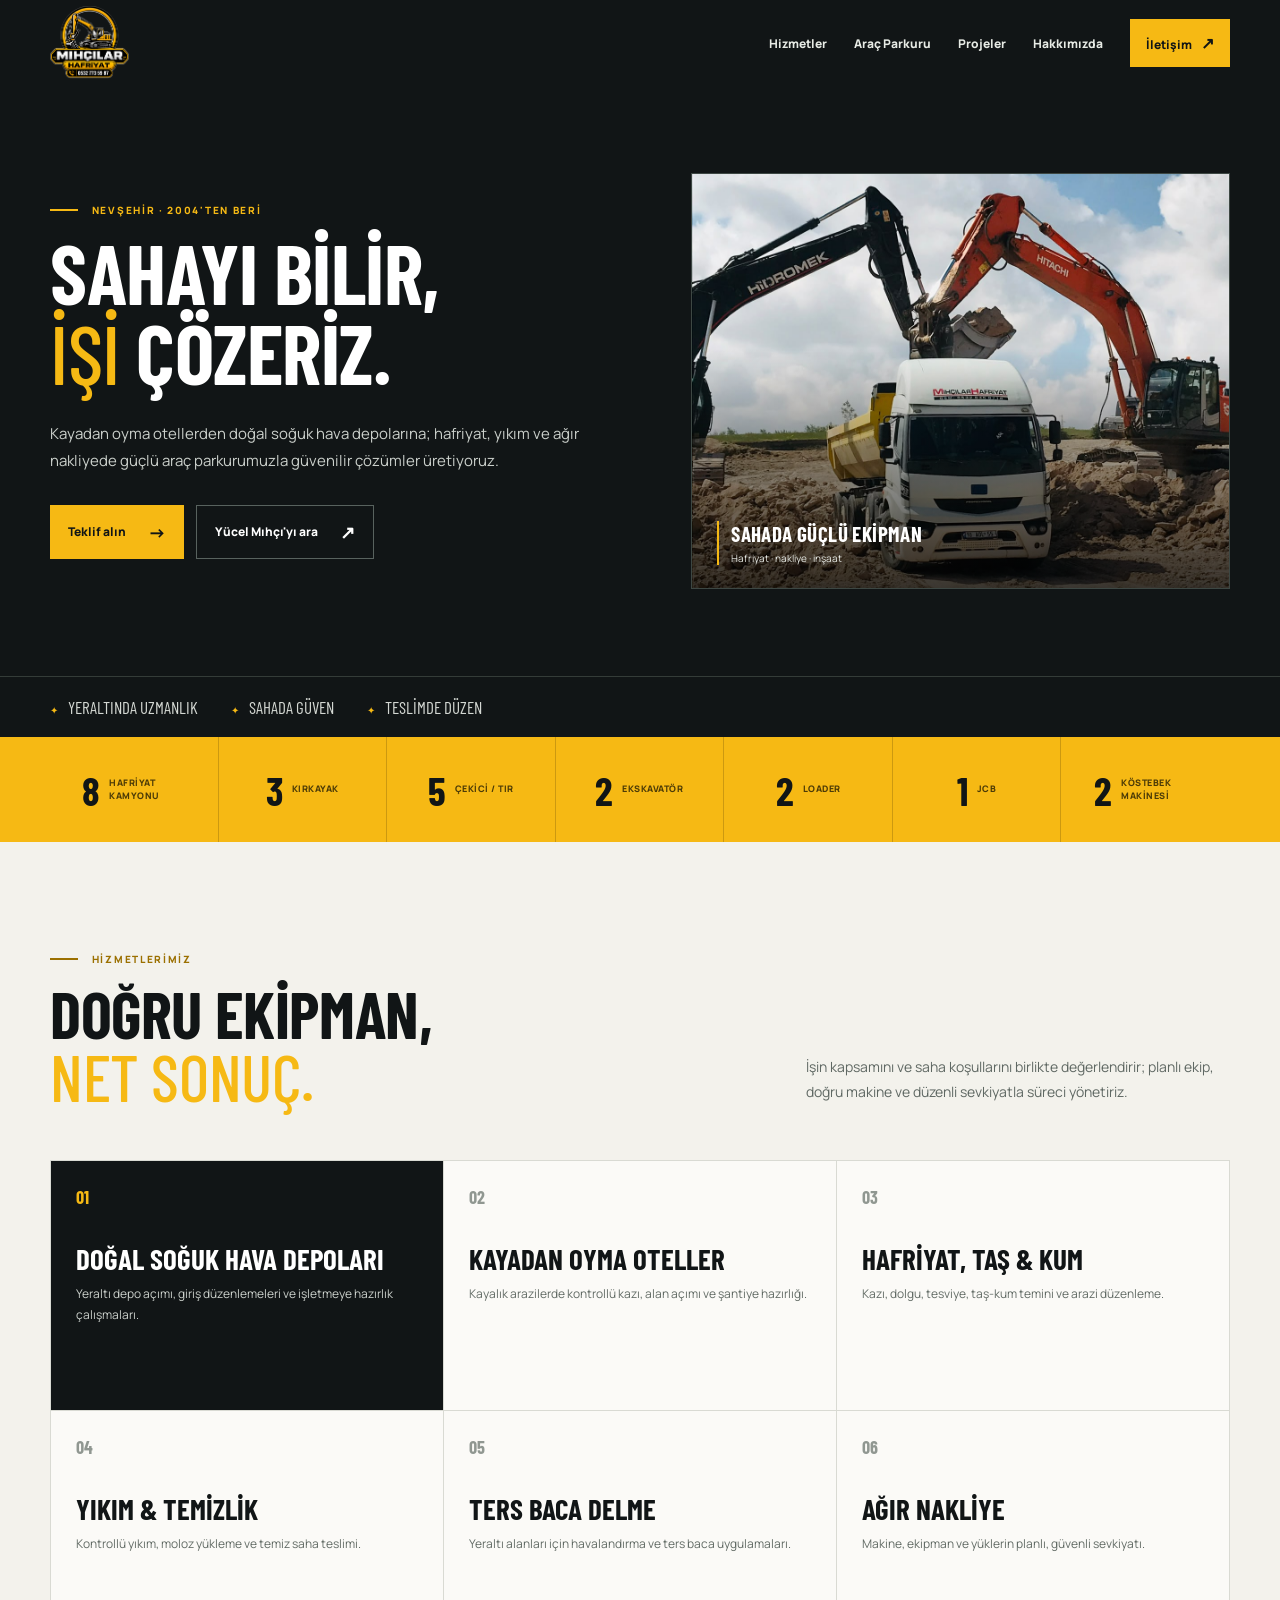
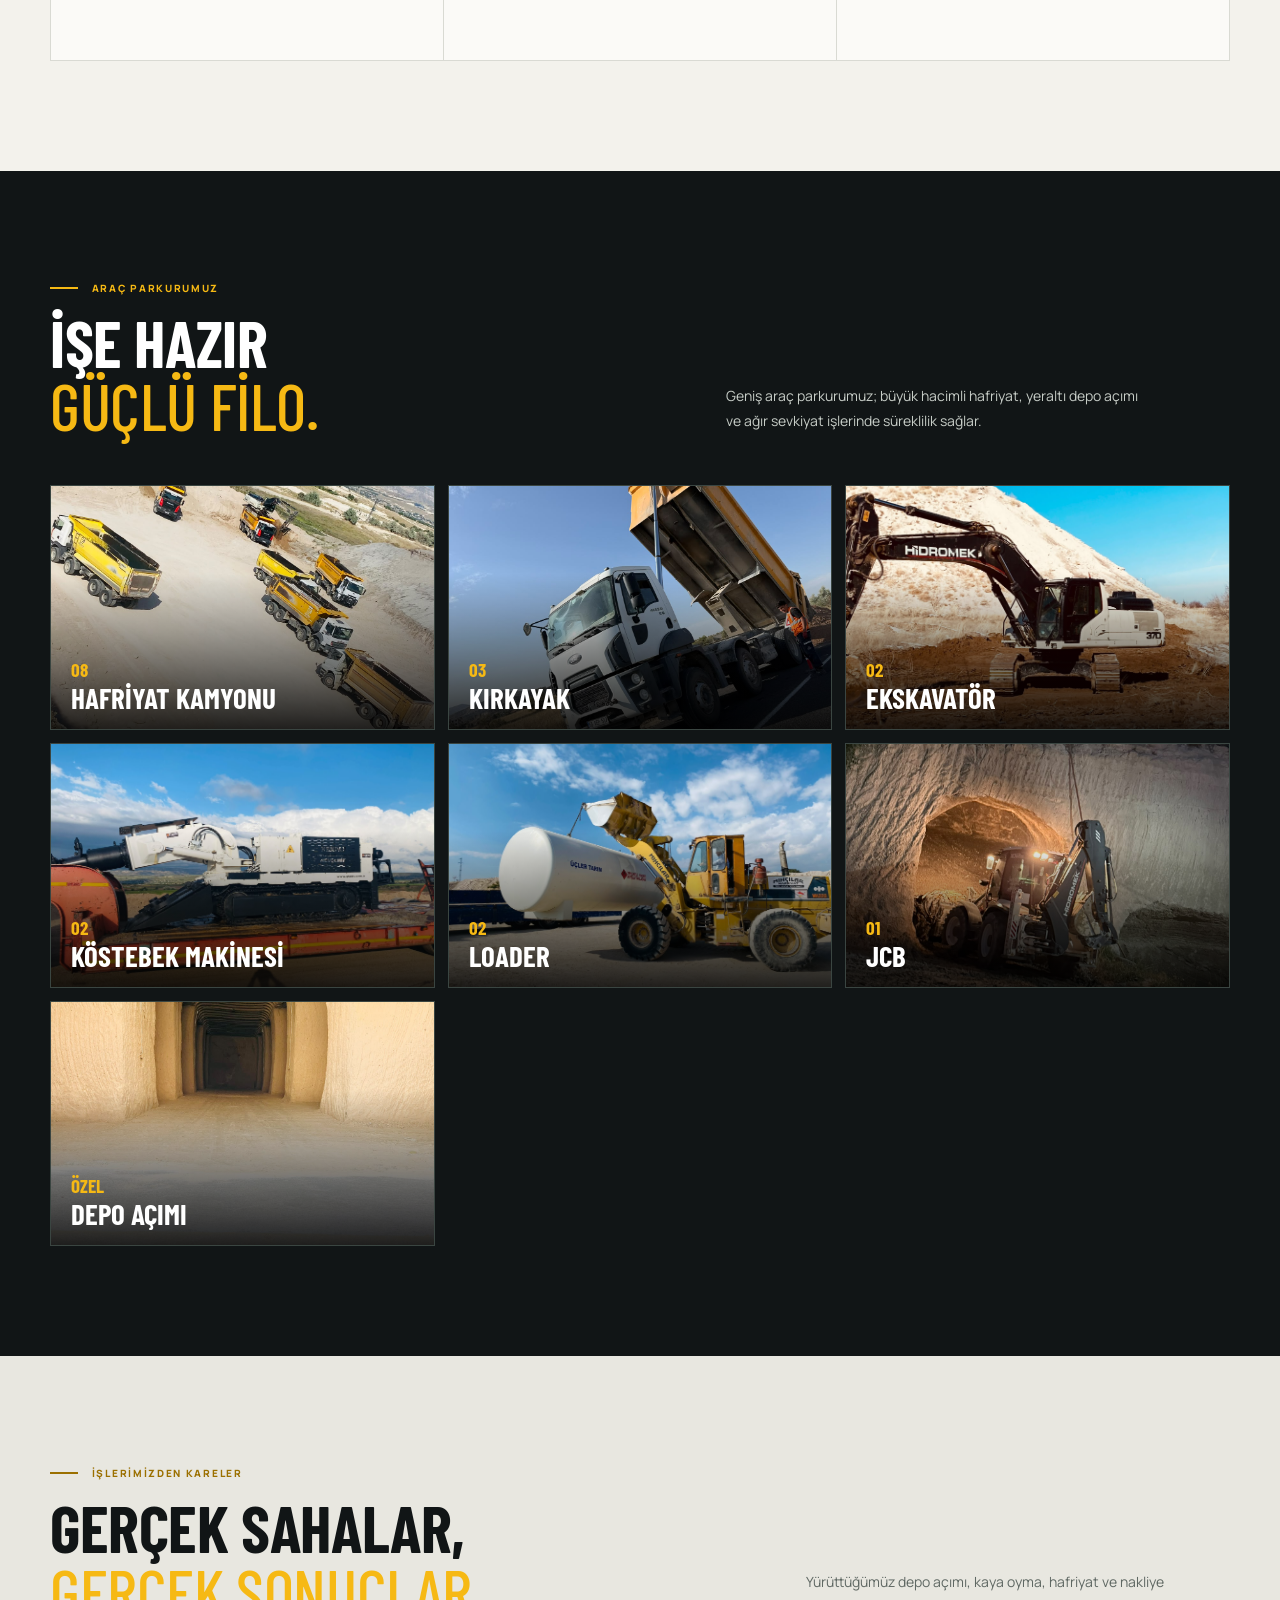
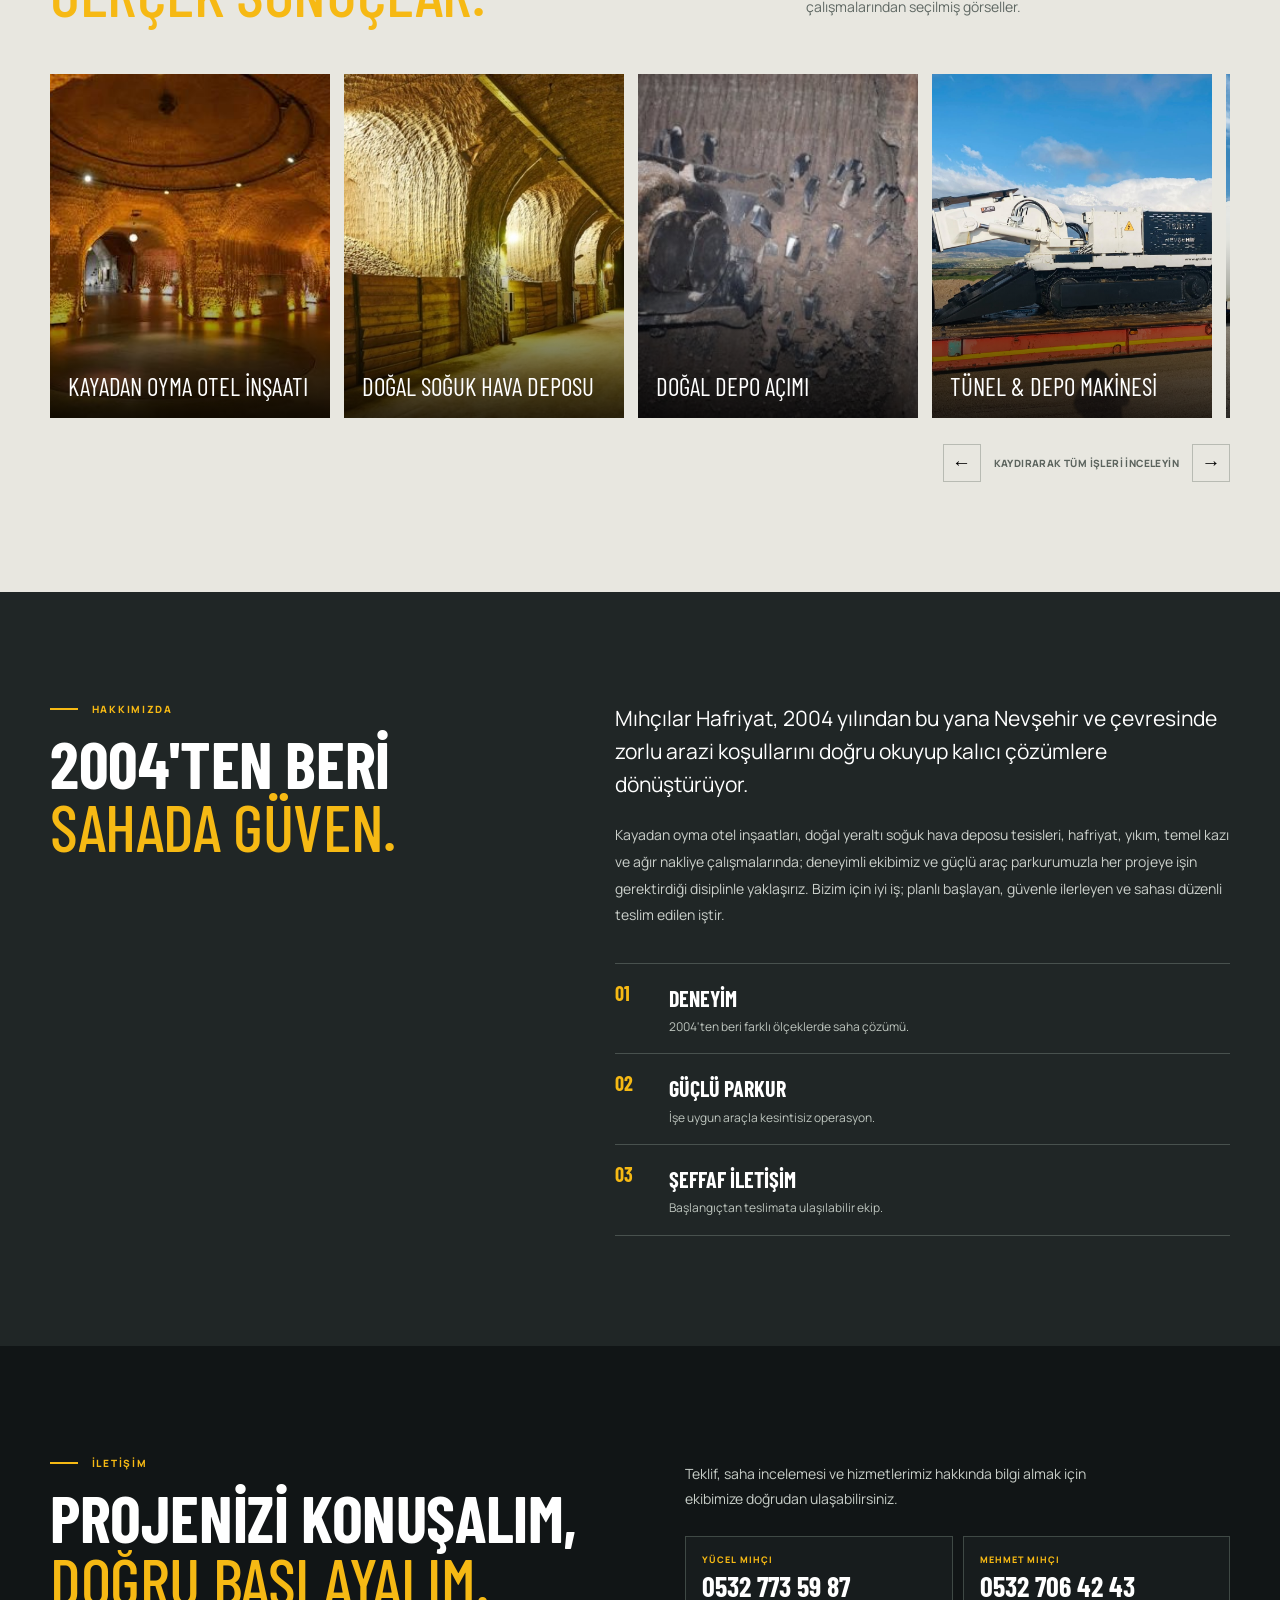
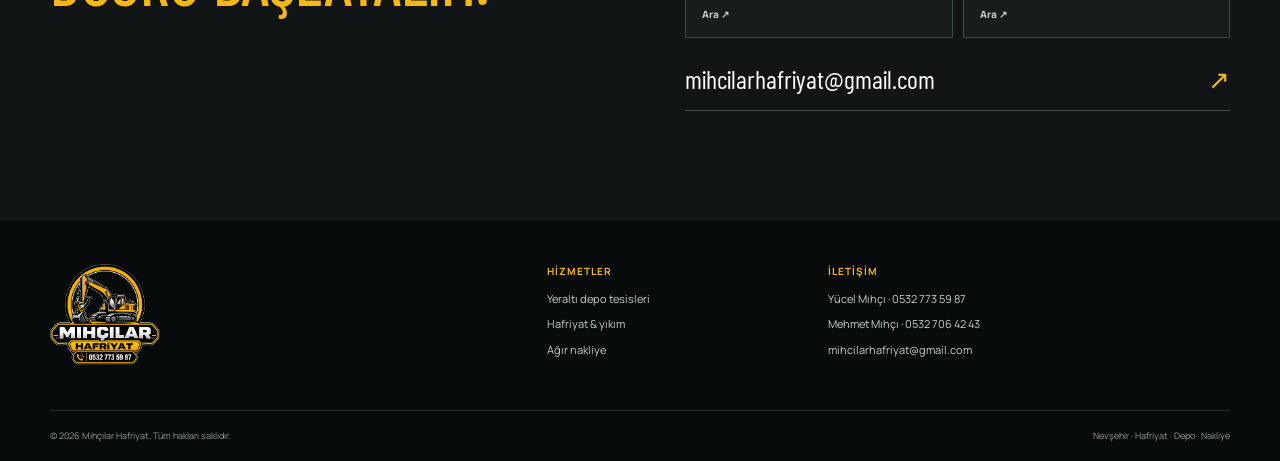
<file: index.html>
<!doctype html>
<html lang="tr">
<head>
  <meta charset="utf-8">
  <meta name="viewport" content="width=device-width, initial-scale=1">
  <meta name="description" content="Mıhçılar Hafriyat; Nevşehir'de kayadan oyma otel, doğal soğuk hava deposu, hafriyat, yıkım, ağır nakliye ve inşaat çözümleri sunar.">
  <meta name="theme-color" content="#111516">
  <link rel="canonical" href="https://mihcilarhafriyat.com/">
  <link rel="icon" type="image/png" href="logo.png">
  <meta property="og:title" content="Mıhçılar Hafriyat | 2004'ten beri sahada">
  <meta property="og:description" content="Nevşehir'de hafriyat, yeraltı depo, kayadan oyma yapı ve ağır nakliye çözümleri.">
  <meta property="og:type" content="website">
  <meta property="og:url" content="https://mihcilarhafriyat.com/">
  <meta property="og:image" content="https://mihcilarhafriyat.com/assets/santiye-filo.png">
  <title>Mıhçılar Hafriyat | Nevşehir Hafriyat, Depo ve Nakliye</title>
  <link rel="preconnect" href="https://fonts.googleapis.com">
  <link rel="preconnect" href="https://fonts.gstatic.com" crossorigin>
  <link href="https://fonts.googleapis.com/css2?family=Barlow+Condensed:wght@500;600;700;800&family=Manrope:wght@400;500;600;700;800&display=swap" rel="stylesheet">
  <link rel="stylesheet" href="style.css">
  <script type="application/ld+json">{"@context":"https://schema.org","@type":"LocalBusiness","name":"Mıhçılar Hafriyat","url":"https://mihcilarhafriyat.com/","logo":"https://mihcilarhafriyat.com/logo.png","email":"mihcilarhafriyat@gmail.com","telephone":"+905327735987","description":"Nevşehir'de kayadan oyma otel, doğal yeraltı soğuk hava deposu, hafriyat, yıkım, ağır nakliye ve inşaat çözümleri.","areaServed":{"@type":"City","name":"Nevşehir"},"foundingDate":"2004"}</script>
</head>
<body>
  <a class="skip-link" href="#icerik">İçeriğe geç</a>
  <header class="site-header" id="anasayfa"><div class="container header-row">
    <a class="brand" href="#anasayfa" aria-label="Mıhçılar Hafriyat ana sayfa"><img src="logo.png" alt="Mıhçılar Hafriyat logosu"></a>
    <button class="menu-toggle" aria-controls="site-menu" aria-expanded="false" type="button"><span></span><span></span><span></span><b>Menü</b></button>
    <nav class="site-menu" id="site-menu" aria-label="Ana menü"><a href="#hizmetler">Hizmetler</a><a href="#filo">Araç Parkuru</a><a href="#projeler">Projeler</a><a href="#hakkimizda">Hakkımızda</a><a class="header-cta" href="#iletisim">İletişim <span>↗</span></a></nav>
  </div></header>
  <main id="icerik">
    <section class="hero"><div class="container hero-grid">
      <div class="hero-copy"><p class="eyebrow"><span></span> Nevşehir · 2004'ten beri</p><h1>Sahayı bilir,<br><em>işi</em> çözeriz.</h1><p class="hero-text">Kayadan oyma otellerden doğal soğuk hava depolarına; hafriyat, yıkım ve ağır nakliyede güçlü araç parkurumuzla güvenilir çözümler üretiyoruz.</p><div class="hero-actions"><a class="button button-yellow" href="#iletisim">Teklif alın <span>→</span></a><a class="button button-outline" href="tel:+905327735987">Yücel Mıhçı'yı ara <span>↗</span></a></div></div>
      <figure class="hero-visual"><img src="assets/kapak-kamyonlar.png" alt="Mıhçılar Hafriyat kamyon ve ekskavatörleri şantiyede"><figcaption><b>SAHADA GÜÇLÜ EKİPMAN</b><span>Hafriyat · nakliye · inşaat</span></figcaption></figure>
    </div><div class="hero-band"><div class="container"><span>YERALTINDA UZMANLIK</span><span>SAHADA GÜVEN</span><span>TESLİMDE DÜZEN</span></div></div></section>
    <section class="quick-facts" aria-label="Araç parkuru özeti"><div class="container fact-grid"><div><b>8</b><span>Hafriyat kamyonu</span></div><div><b>3</b><span>Kırkayak</span></div><div><b>5</b><span>Çekici / tır</span></div><div><b>2</b><span>Ekskavatör</span></div><div><b>2</b><span>Loader</span></div><div><b>1</b><span>JCB</span></div><div><b>2</b><span>Köstebek makinesi</span></div></div></section>
    <section class="section services" id="hizmetler"><div class="container"><div class="section-heading"><div><p class="eyebrow eyebrow-dark"><span></span> Hizmetlerimiz</p><h2>Doğru ekipman,<br><em>net sonuç.</em></h2></div><p>İşin kapsamını ve saha koşullarını birlikte değerlendirir; planlı ekip, doğru makine ve düzenli sevkiyatla süreci yönetiriz.</p></div><div class="service-grid">
      <article class="service-card feature"><span>01</span><h3>Doğal soğuk hava depoları</h3><p>Yeraltı depo açımı, giriş düzenlemeleri ve işletmeye hazırlık çalışmaları.</p></article><article class="service-card"><span>02</span><h3>Kayadan oyma oteller</h3><p>Kayalık arazilerde kontrollü kazı, alan açımı ve şantiye hazırlığı.</p></article><article class="service-card"><span>03</span><h3>Hafriyat, taş &amp; kum</h3><p>Kazı, dolgu, tesviye, taş-kum temini ve arazi düzenleme.</p></article><article class="service-card"><span>04</span><h3>Yıkım &amp; temizlik</h3><p>Kontrollü yıkım, moloz yükleme ve temiz saha teslimi.</p></article><article class="service-card"><span>05</span><h3>Ters baca delme</h3><p>Yeraltı alanları için havalandırma ve ters baca uygulamaları.</p></article><article class="service-card"><span>06</span><h3>Ağır nakliye</h3><p>Makine, ekipman ve yüklerin planlı, güvenli sevkiyatı.</p></article>
    </div></div></section>
    <section class="fleet" id="filo"><div class="container"><div class="fleet-heading"><div><p class="eyebrow"><span></span> Araç parkurumuz</p><h2>İşe hazır<br><em>güçlü filo.</em></h2></div><p>Geniş araç parkurumuz; büyük hacimli hafriyat, yeraltı depo açımı ve ağır sevkiyat işlerinde süreklilik sağlar.</p></div><div class="fleet-grid">
      <article><img src="assets/hafriyat-kamyon-filo-yeni.png" alt="Mıhçılar Hafriyat kamyon filosu"><div><b>08</b><h3>Hafriyat Kamyonu</h3></div></article><article><img src="assets/kirkkayak-kamyon-yeni.png" alt="Kırkayak hafriyat kamyonu"><div><b>03</b><h3>Kırkayak</h3></div></article><article><img src="assets/ekskavator-yeni.png" alt="Ekskavatör"><div><b>02</b><h3>Ekskavatör</h3></div></article><article><img src="assets/kostebek-yeni.png" alt="Köstebek tünel ve depo makinesi"><div><b>02</b><h3>Köstebek Makinesi</h3></div></article><article><img src="assets/loader-tanker.png" alt="Loader"><div><b>02</b><h3>Loader</h3></div></article><article><img src="assets/jcb-tunel.png" alt="JCB"><div><b>01</b><h3>JCB</h3></div></article><article><img src="assets/depo-giris-yeni.png" alt="Doğal soğuk hava deposu açımı"><div><b>ÖZEL</b><h3>Depo Açımı</h3></div></article>
    </div></div></section>
    <section class="section projects" id="projeler"><div class="container"><div class="section-heading"><div><p class="eyebrow eyebrow-dark"><span></span> İşlerimizden kareler</p><h2>Gerçek sahalar,<br><em>gerçek sonuçlar.</em></h2></div><p>Yürüttüğümüz depo açımı, kaya oyma, hafriyat ve nakliye çalışmalarından seçilmiş görseller.</p></div><div class="gallery-wrap"><div class="gallery" aria-label="Proje fotoğraf galerisi">
      <figure class="gallery-card wide"><img src="assets/kayadan-oyma-otel.jfif" alt="Kayadan oyma otel projesi"><figcaption>Kayadan oyma otel inşaatı</figcaption></figure><figure class="gallery-card wide"><img src="assets/soguk-hava-deposu.jpg" alt="Doğal soğuk hava deposu"><figcaption>Doğal soğuk hava deposu</figcaption></figure><figure class="gallery-card"><img src="assets/depo-acimi-kesici-yeni.png" alt="Doğal depo açımında kesici makine"><figcaption>Doğal depo açımı</figcaption></figure><figure class="gallery-card"><img src="assets/kostebek-yeni.png" alt="Köstebek makinesi"><figcaption>Tünel &amp; depo makinesi</figcaption></figure><figure class="gallery-card"><img src="assets/loader-tanker.png" alt="Loader ile yükleme"><figcaption>Yükleme operasyonu</figcaption></figure><figure class="gallery-card"><img src="assets/loader-volvo.png" alt="Loader"><figcaption>Loader ile saha çalışması</figcaption></figure><figure class="gallery-card"><img src="assets/agir-nakliye.jpg" alt="Ekskavatör ağır nakliye operasyonu"><figcaption>Ağır nakliye</figcaption></figure>
    </div><div class="gallery-controls"><button class="gallery-prev" type="button" aria-label="Önceki fotoğraflar">←</button><span>Kaydırarak tüm işleri inceleyin</span><button class="gallery-next" type="button" aria-label="Sonraki fotoğraflar">→</button></div></div></div></section>
    <section class="section about" id="hakkimizda"><div class="container about-grid"><div><p class="eyebrow"><span></span> Hakkımızda</p><h2>2004'ten beri<br><em>sahada güven.</em></h2></div><div class="about-copy"><p class="about-lead">Mıhçılar Hafriyat, 2004 yılından bu yana Nevşehir ve çevresinde zorlu arazi koşullarını doğru okuyup kalıcı çözümlere dönüştürüyor.</p><p>Kayadan oyma otel inşaatları, doğal yeraltı soğuk hava deposu tesisleri, hafriyat, yıkım, temel kazı ve ağır nakliye çalışmalarında; deneyimli ekibimiz ve güçlü araç parkurumuzla her projeye işin gerektirdiği disiplinle yaklaşırız. Bizim için iyi iş; planlı başlayan, güvenle ilerleyen ve sahası düzenli teslim edilen iştir.</p><div class="principles"><div><b>01</b><span><strong>Deneyim</strong>2004'ten beri farklı ölçeklerde saha çözümü.</span></div><div><b>02</b><span><strong>Güçlü parkur</strong>İşe uygun araçla kesintisiz operasyon.</span></div><div><b>03</b><span><strong>Şeffaf iletişim</strong>Başlangıçtan teslimata ulaşılabilir ekip.</span></div></div></div></div></section>
    <section class="contact" id="iletisim"><div class="container contact-grid"><div><p class="eyebrow"><span></span> İletişim</p><h2>Projenizi konuşalım,<br><em>doğru başlayalım.</em></h2></div><div class="contact-details"><p>Teklif, saha incelemesi ve hizmetlerimiz hakkında bilgi almak için ekibimize doğrudan ulaşabilirsiniz.</p><div class="contact-people"><a href="tel:+905327735987"><small>Yücel Mıhçı</small><b>0532 773 59 87</b><span>Ara ↗</span></a><a href="tel:+905327064243"><small>Mehmet Mıhçı</small><b>0532 706 42 43</b><span>Ara ↗</span></a></div><a class="email-link" href="mailto:mihcilarhafriyat@gmail.com">mihcilarhafriyat@gmail.com <span>↗</span></a></div></div></section>
  </main>
  <footer class="site-footer"><div class="container footer-grid"><a class="footer-brand" href="#anasayfa"><img src="logo.png" alt="Mıhçılar Hafriyat"></a><div><b>Hizmetler</b><a href="#hizmetler">Yeraltı depo tesisleri</a><a href="#hizmetler">Hafriyat &amp; yıkım</a><a href="#hizmetler">Ağır nakliye</a></div><div><b>İletişim</b><a href="tel:+905327735987">Yücel Mıhçı · 0532 773 59 87</a><a href="tel:+905327064243">Mehmet Mıhçı · 0532 706 42 43</a><a href="mailto:mihcilarhafriyat@gmail.com">mihcilarhafriyat@gmail.com</a></div></div><div class="container footer-bottom"><span>© <span id="year"></span> Mıhçılar Hafriyat. Tüm hakları saklıdır.</span><span>Nevşehir · Hafriyat · Depo · Nakliye</span></div></footer>
  <script src="script.js"></script>
</body>
</html>
</file>
<file: style.css>
:root{--yellow:#f6b914;--ink:#111516;--paper:#f3f2ec;--line:#d9dad3;--muted:#66706b;--white:#fff;--head:"Barlow Condensed",Impact,sans-serif;--body:"Manrope",Arial,sans-serif}*{box-sizing:border-box}html{scroll-behavior:smooth}body{margin:0;overflow-x:hidden;color:var(--ink);background:var(--paper);font-family:var(--body)}a{color:inherit}.container{width:min(1180px,calc(100% - 48px));margin:auto}.skip-link{position:fixed;top:-80px;left:16px;z-index:999;padding:12px;background:var(--yellow);font-weight:800}.skip-link:focus{top:16px}.site-header{height:86px;background:var(--ink);color:#fff}.header-row{height:100%;display:flex;align-items:center;justify-content:space-between;gap:24px}.brand{display:block;width:134px;height:74px}.brand img,.footer-brand img{width:100%;height:100%;object-fit:contain;object-position:left center}.site-menu{display:flex;align-items:center;gap:27px}.site-menu a{text-decoration:none;color:#e7ebe5;font-size:12px;font-weight:800}.site-menu a:hover{color:var(--yellow)}.site-menu .header-cta{padding:13px 16px;background:var(--yellow);color:var(--ink)}.header-cta span{margin-left:7px;font-size:16px}.menu-toggle{display:none;border:0;background:transparent;color:#fff}.hero{overflow:hidden;background:var(--ink);color:#fff}.hero-grid{display:grid;grid-template-columns:1fr .94fr;gap:68px;align-items:center;min-height:590px;padding:66px 0}.eyebrow{margin:0 0 16px;color:var(--yellow);font-size:10px;font-weight:800;letter-spacing:1.7px;text-transform:uppercase}.eyebrow span{display:inline-block;width:28px;height:2px;margin:0 10px 3px 0;background:currentColor}.eyebrow-dark{color:#9b7000}h1,h2,h3{font-family:var(--head);text-transform:uppercase}h1,h2,h3,p{overflow-wrap:break-word}.hero h1{max-width:700px;margin:0;font-size:clamp(54px,6.5vw,84px);line-height:.96;letter-spacing:-.5px}.hero h1 em,h2 em{color:var(--yellow);font-style:normal;font-weight:500}.hero-text{max-width:545px;margin:27px 0 31px;color:#cbd0cb;font-size:15px;line-height:1.8}.hero-actions{display:flex;flex-wrap:wrap;gap:12px}.button{display:inline-flex;align-items:center;justify-content:center;gap:22px;min-height:52px;padding:14px 18px;font-size:12px;font-weight:800;text-decoration:none}.button span{font-size:18px}.button-yellow{background:var(--yellow);color:var(--ink)}.button-outline{border:1px solid #58625e;color:#fff}.button-outline:hover{border-color:var(--yellow);color:var(--yellow)}.hero-visual{position:relative;height:416px;margin:0;overflow:hidden;border:1px solid #3d4743;background:#19201e}.hero-visual:after{content:"";position:absolute;inset:0;background:linear-gradient(180deg,transparent 42%,rgba(0,0,0,.76))}.hero-visual img{width:100%;height:100%;object-fit:cover}.hero-visual figcaption{position:absolute;z-index:1;right:25px;bottom:23px;left:25px;display:grid;gap:5px;padding-left:12px;border-left:2px solid var(--yellow)}.hero-visual b{font-family:var(--head);font-size:21px;letter-spacing:.4px}.hero-visual span{font-size:10px;color:#e4e7e2}.hero-band{border-top:1px solid #343c38}.hero-band .container{display:flex;gap:33px;min-height:60px;overflow:hidden;align-items:center}.hero-band span{flex:0 0 auto;color:#d4d8d3;font-family:var(--head);font-size:17px}.hero-band span:before{content:"✦";margin-right:10px;color:var(--yellow);font-size:10px}.quick-facts{background:var(--yellow)}.fact-grid{display:grid;grid-template-columns:repeat(7,1fr);min-height:105px}.fact-grid>div{display:flex;align-items:center;justify-content:center;gap:9px;padding:14px 9px;border-right:1px solid rgba(0,0,0,.17)}.fact-grid>div:last-child{border:0}.fact-grid b{font-family:var(--head);font-size:40px;line-height:.8}.fact-grid span{max-width:76px;color:#4c3b07;font-size:9px;font-weight:800;line-height:1.4;letter-spacing:.5px;text-transform:uppercase}.section{padding:110px 0}.section-heading{display:grid;grid-template-columns:1.18fr .72fr;gap:60px;align-items:end;margin-bottom:51px}h2{margin:0;font-size:clamp(46px,5.1vw,70px);line-height:.97;letter-spacing:-.4px}.section-heading>p,.fleet-heading>p{max-width:420px;margin:0 0 4px;color:#5f6863;font-size:14px;line-height:1.8}.service-grid{display:grid;grid-template-columns:repeat(3,1fr);border-top:1px solid var(--line);border-left:1px solid var(--line)}.service-card{display:flex;min-height:250px;flex-direction:column;padding:25px;background:#fbfaf7;border-right:1px solid var(--line);border-bottom:1px solid var(--line)}.service-card.feature{background:var(--ink);color:#fff}.service-card>span{color:#909791;font-family:var(--head);font-size:18px;font-weight:700}.feature>span{color:var(--yellow)}.service-card h3{margin:38px 0 12px;font-size:29px;line-height:.92}.service-card p{margin:0;color:#626b65;font-size:12px;line-height:1.7}.feature p{color:#cbd0cb}.fleet{padding:110px 0;background:var(--ink);color:#fff}.fleet-heading{display:grid;grid-template-columns:1.1fr .9fr;gap:60px;align-items:end;margin-bottom:48px}.fleet-heading>p{color:#c7cdc7}.fleet-grid{display:grid;grid-template-columns:repeat(3,1fr);gap:13px}.fleet-grid article{position:relative;min-height:245px;overflow:hidden;background:#1b2120;border:1px solid #3a4541}.fleet-grid article:after{content:"";position:absolute;inset:0;background:linear-gradient(180deg,transparent 36%,rgba(0,0,0,.86))}.fleet-grid img{width:100%;height:100%;position:absolute;object-fit:cover}.fleet-grid article>div{position:absolute;z-index:1;right:20px;bottom:18px;left:20px}.fleet-grid b{color:var(--yellow);font-family:var(--head);font-size:19px}.fleet-grid h3{margin:3px 0 0;font-size:29px;line-height:.9}.fleet-text{display:grid;grid-template-columns:1fr 1fr!important;background:#202725!important}.fleet-text:after{display:none}.fleet-text>div{position:relative!important;inset:auto!important;padding:25px}.fleet-text>div+div{border-left:1px solid #53605b}.fleet-text p{margin:10px 0 0;color:#bdc4bd;font-size:11px;line-height:1.7}.projects{background:#e8e7e0}.gallery{display:grid;grid-auto-flow:column;grid-auto-columns:minmax(280px,33.333%);gap:14px;overflow-x:auto;scroll-snap-type:x mandatory;scrollbar-width:thin;padding-bottom:12px}.gallery-card{position:relative;height:344px;margin:0;overflow:hidden;scroll-snap-align:start;background:#1b2020}.gallery-card.wide{grid-column:span 1}.gallery-card:after{content:"";position:absolute;inset:0;background:linear-gradient(180deg,transparent 48%,rgba(0,0,0,.8))}.gallery-card img{width:100%;height:100%;object-fit:cover}.gallery-card figcaption{position:absolute;z-index:1;right:18px;bottom:17px;left:18px;color:#fff;font-family:var(--head);font-size:25px;text-transform:uppercase}.gallery-controls{display:flex;align-items:center;gap:13px;justify-content:flex-end;margin-top:14px;color:#5c645e;font-size:10px;font-weight:800;letter-spacing:.4px;text-transform:uppercase}.gallery-controls button{width:38px;height:38px;border:1px solid #b8bbb3;background:transparent;font-size:19px;cursor:pointer}.gallery-controls button:hover{border-color:var(--ink);background:var(--ink);color:var(--yellow)}.about{background:#202626;color:#fff}.about-grid{display:grid;grid-template-columns:.87fr 1.13fr;gap:92px}.about-lead{margin:0 0 21px;font-size:21px;line-height:1.58}.about-copy>p:not(.about-lead){margin:0;color:#cbd0cb;font-size:14px;line-height:1.9}.principles{margin-top:34px;border-top:1px solid #48514e}.principles>div{display:grid;grid-template-columns:42px 1fr;gap:12px;padding:17px 0;border-bottom:1px solid #48514e}.principles b{color:var(--yellow);font-family:var(--head);font-size:20px}.principles span{display:grid;gap:3px;color:#bdc5be;font-size:12px;line-height:1.55}.principles strong{color:#fff;font-family:var(--head);font-size:22px;text-transform:uppercase}.contact{padding:110px 0;background:var(--ink);color:#fff}.contact-grid{display:grid;grid-template-columns:1fr 1fr;gap:90px}.contact-details>p{max-width:420px;margin:5px 0 25px;color:#c8cec8;font-size:14px;line-height:1.8}.contact-people{display:grid;grid-template-columns:1fr 1fr;gap:10px}.contact-people a{display:grid;gap:7px;padding:16px;color:#fff;text-decoration:none;border:1px solid #3f4945;background:#171c1d}.contact-people a:hover{border-color:var(--yellow)}.contact-people small{color:var(--yellow);font-size:9px;font-weight:800;letter-spacing:1px;text-transform:uppercase}.contact-people b{font-family:var(--head);font-size:28px;line-height:.95}.contact-people span{color:#c5cbc5;font-size:10px;font-weight:800}.email-link{display:flex;justify-content:space-between;margin-top:10px;padding:15px 0;color:#fff;border-bottom:1px solid #45504a;font-family:var(--head);font-size:26px;text-decoration:none}.email-link span{color:var(--yellow)}.site-footer{background:#080b0c;color:#c7cec7}.footer-grid{display:grid;grid-template-columns:1.5fr .8fr 1.3fr;gap:34px;padding:43px 0}.footer-brand{display:block;width:158px;height:103px}.footer-grid>div{display:flex;flex-direction:column;gap:9px}.footer-grid b{margin-bottom:4px;color:var(--yellow);font-size:10px;letter-spacing:1px;text-transform:uppercase}.footer-grid a{font-size:11px;line-height:1.5;text-decoration:none}.footer-grid a:hover{color:var(--yellow)}.footer-bottom{display:flex;justify-content:space-between;gap:22px;padding:18px 0;border-top:1px solid #2b302f;color:#909991;font-size:9px;line-height:1.6}@media(max-width:900px){.hero-grid{gap:38px}.fleet-grid{grid-template-columns:repeat(2,1fr)}.fact-grid{grid-template-columns:repeat(4,1fr)}.fact-grid>div:nth-child(4){border-right:0}.service-grid{grid-template-columns:repeat(2,1fr)}}@media(max-width:720px){.container{width:min(100% - 32px,560px)}.site-header{height:74px}.brand{width:104px;height:66px}.menu-toggle{position:relative;z-index:2;display:flex;align-items:center;gap:4px;padding:10px 0 10px 10px}.menu-toggle span{display:block;width:19px;height:2px;background:var(--yellow)}.menu-toggle b{margin-left:5px;font-size:9px;letter-spacing:.5px;text-transform:uppercase}.site-menu{display:none}.site-menu.is-open{position:absolute;top:74px;right:0;left:0;display:flex;flex-direction:column;align-items:stretch;gap:0;padding:10px 16px 18px;background:var(--ink);border-top:1px solid #37403c}.site-menu a{padding:12px 3px}.site-menu .header-cta{margin-top:6px;text-align:center}.hero-grid{display:block;min-height:0;padding:60px 0 35px}.hero h1{font-size:clamp(46px,12.2vw,61px);line-height:1}.hero-text{font-size:14px}.hero-visual{height:300px;margin-top:40px}.hero-band .container{min-height:48px;gap:24px}.hero-band span{font-size:13px}.fact-grid{grid-template-columns:repeat(7,minmax(112px,1fr));overflow-x:auto}.fact-grid>div{min-height:80px;border-right:1px solid rgba(0,0,0,.17)!important}.section,.fleet,.contact{padding:76px 0}.section-heading,.fleet-heading,.about-grid,.contact-grid{display:block}.section-heading{margin-bottom:36px}.section-heading>p,.fleet-heading>p{margin-top:22px}h2{font-size:clamp(42px,12vw,58px);line-height:1}.service-grid{grid-template-columns:1fr}.service-card{min-height:218px}.fleet-heading{margin-bottom:32px}.fleet-grid{grid-template-columns:1fr 1fr}.fleet-grid article{min-height:220px}.fleet-text{grid-column:1/-1}.gallery{grid-auto-columns:82%}.gallery-card{height:302px}.about-copy{margin-top:34px}.about-lead{font-size:18px}.contact-details{margin-top:35px}.contact-people{grid-template-columns:1fr}.email-link{font-size:22px}.footer-grid{grid-template-columns:1fr 1fr}.footer-brand{grid-column:1/-1}.footer-bottom{display:block}.footer-bottom span:last-child{display:block;margin-top:4px}}@media(max-width:420px){.hero-actions{display:grid}.button{width:100%}.fleet-grid{grid-template-columns:1fr}.fleet-text{grid-column:auto}.fleet-text{grid-template-columns:1fr!important}.fleet-text>div+div{border-top:1px solid #53605b;border-left:0}.contact-people b{font-size:26px}}
</file>
